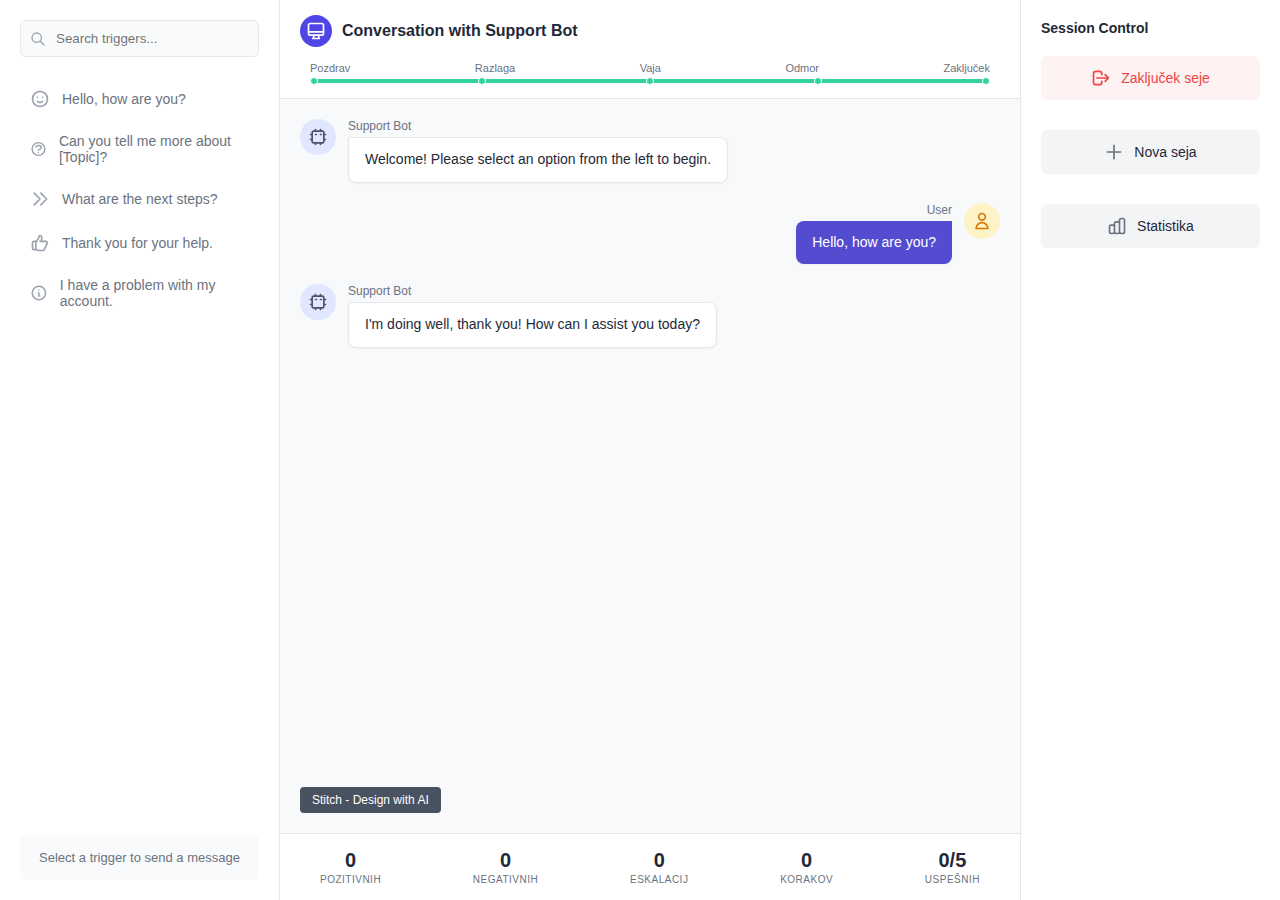
<file: new_chat_layout.html>
<!DOCTYPE html>
<html lang="sl">
<head>
    <meta charset="UTF-8">
    <meta name="viewport" content="width=device-width, initial-scale=1.0">
    <title>Conversation with Support Bot</title>
    <style>
        /* OSNOVNE NASTAVITVE */
        :root {
            --bg-body: #ffffff;
            --bg-sidebar: #ffffff;
            --bg-chat: #f8f9fb;
            --border-color: #e5e7eb;
            --primary-blue: #4f46e5; /* Barva za uporabnikov balonček */
            --primary-green: #34d399; /* Barva za progress bar */
            --text-dark: #1f2937;
            --text-gray: #6b7280;
            --danger-bg: #fef2f2;
            --danger-text: #ef4444;
            --btn-gray-bg: #f3f4f6;
        }

        * {
            box-sizing: border-box;
            margin: 0;
            padding: 0;
            font-family: -apple-system, BlinkMacSystemFont, "Segoe UI", Roboto, Helvetica, Arial, sans-serif;
        }

        body {
            height: 100vh;
            display: flex;
            overflow: hidden;
            background-color: var(--bg-body);
        }

        /* ICONS SETUP */
        svg {
            width: 20px;
            height: 20px;
            fill: currentColor;
        }

        /* 1. LEVI STOLPEC (Sidebar Left) */
        .sidebar-left {
            width: 280px;
            border-right: 1px solid var(--border-color);
            display: flex;
            flex-direction: column;
            padding: 20px;
            background: white;
        }

        .search-box {
            position: relative;
            margin-bottom: 20px;
        }

        .search-box input {
            width: 100%;
            padding: 10px 10px 10px 35px;
            border: 1px solid var(--border-color);
            border-radius: 6px;
            background-color: #f9fafb;
            color: var(--text-dark);
            outline: none;
        }

        .search-box svg {
            position: absolute;
            left: 10px;
            top: 50%;
            transform: translateY(-50%);
            color: #9ca3af;
            width: 16px;
            height: 16px;
        }

        .trigger-list {
            list-style: none;
            flex: 1;
        }

        .trigger-item {
            display: flex;
            align-items: center;
            gap: 12px;
            padding: 12px 10px;
            color: var(--text-gray);
            cursor: pointer;
            border-radius: 6px;
            font-size: 14px;
            transition: background 0.2s;
        }

        .trigger-item:hover {
            background-color: #f3f4f6;
        }

        .trigger-item svg {
            color: #9ca3af;
        }

        .sidebar-left-footer {
            margin-top: auto;
            padding: 15px;
            background-color: #f9fafb;
            border-radius: 6px;
            text-align: center;
            color: var(--text-gray);
            font-size: 13px;
        }

        /* 2. SREDINSKI STOLPEC (Main Chat) */
        .main-content {
            flex: 1;
            display: flex;
            flex-direction: column;
            background-color: var(--bg-chat);
        }

        /* Header */
        .chat-header {
            background: white;
            padding: 15px 20px;
            border-bottom: 1px solid var(--border-color);
            display: flex;
            flex-direction: column;
            gap: 15px;
        }

        .header-top {
            display: flex;
            align-items: center;
            gap: 10px;
        }

        .header-icon {
            background: #4f46e5;
            width: 32px;
            height: 32px;
            border-radius: 50%;
            display: flex;
            align-items: center;
            justify-content: center;
            color: white;
        }

        .header-title {
            font-weight: 600;
            font-size: 16px;
            color: var(--text-dark);
        }

        /* Progress Bar */
        .progress-container {
            position: relative;
            padding: 0 10px;
        }

        .progress-labels {
            display: flex;
            justify-content: space-between;
            font-size: 11px;
            color: #6b7280;
            margin-bottom: 5px;
        }

        .progress-bar-bg {
            height: 4px;
            background-color: #e5e7eb;
            border-radius: 2px;
            position: relative;
            display: flex;
            align-items: center;
            justify-content: space-between;
        }

        .progress-bar-fill {
            position: absolute;
            left: 0;
            top: 0;
            height: 100%;
            width: 100%; /* Full width as per image */
            background-color: var(--primary-green);
            border-radius: 2px;
        }

        .progress-dot {
            width: 8px;
            height: 8px;
            background-color: var(--primary-green);
            border-radius: 50%;
            border: 1px solid white;
            z-index: 2;
        }

        /* Chat Area */
        .chat-area {
            flex: 1;
            padding: 20px;
            overflow-y: auto;
            display: flex;
            flex-direction: column;
            gap: 20px;
            position: relative;
        }

        .message-row {
            display: flex;
            align-items: flex-start;
            gap: 12px;
            max-width: 80%;
        }

        .message-row.bot {
            align-self: flex-start;
        }

        .message-row.user {
            align-self: flex-end;
            flex-direction: row-reverse;
        }

        .avatar {
            width: 36px;
            height: 36px;
            border-radius: 50%;
            display: flex;
            align-items: center;
            justify-content: center;
            flex-shrink: 0;
        }
        
        .avatar img {
            width: 100%;
            height: 100%;
            border-radius: 50%;
            object-fit: cover;
        }

        /* Placeholder for avatars using CSS if no image */
        .avatar.bot-av { background: #e0e7ff; }
        .avatar.user-av { background: #fef3c7; }

        .message-content {
            display: flex;
            flex-direction: column;
            gap: 4px;
        }

        .sender-name {
            font-size: 12px;
            color: var(--text-gray);
        }
        
        .message-row.user .sender-name {
            text-align: right;
        }

        .bubble {
            padding: 12px 16px;
            border-radius: 8px;
            font-size: 14px;
            line-height: 1.4;
            box-shadow: 0 1px 2px rgba(0,0,0,0.05);
        }

        .bot .bubble {
            background-color: white;
            border: 1px solid var(--border-color);
            color: var(--text-dark);
            border-top-left-radius: 0;
        }

        .user .bubble {
            background-color: #544CD0; /* Purple/Blue from image */
            color: white;
            border-top-right-radius: 0;
        }

        /* Floating Badge */
        .stitch-badge {
            position: absolute;
            bottom: 20px;
            left: 20px;
            background-color: #374151;
            color: white;
            padding: 6px 12px;
            border-radius: 4px;
            font-size: 12px;
            opacity: 0.9;
            pointer-events: none;
        }

        /* Footer Stats */
        .stats-footer {
            background: white;
            border-top: 1px solid var(--border-color);
            display: flex;
            justify-content: space-between;
            padding: 15px 40px;
        }

        .stat-box {
            text-align: center;
            display: flex;
            flex-direction: column;
        }

        .stat-number {
            font-size: 20px;
            font-weight: 600;
            color: var(--text-dark);
        }

        .stat-label {
            font-size: 10px;
            text-transform: uppercase;
            color: var(--text-gray);
            letter-spacing: 0.5px;
            margin-top: 2px;
        }

        /* 3. DESNI STOLPEC (Session Control) */
        .sidebar-right {
            width: 260px;
            border-left: 1px solid var(--border-color);
            background: white;
            padding: 20px;
            display: flex;
            flex-direction: column;
            gap: 20px;
        }

        .sidebar-title {
            font-size: 14px;
            font-weight: 600;
            color: var(--text-dark);
        }

        .control-btn {
            display: flex;
            align-items: center;
            justify-content: center;
            gap: 10px;
            width: 100%;
            padding: 12px;
            border: none;
            border-radius: 6px;
            font-size: 14px;
            font-weight: 500;
            cursor: pointer;
            margin-bottom: 10px;
        }

        .btn-end {
            background-color: var(--danger-bg);
            color: var(--danger-text);
        }
        
        .btn-end svg {
            color: var(--danger-text);
        }

        .btn-normal {
            background-color: var(--btn-gray-bg);
            color: var(--text-dark);
        }
        
        .btn-normal svg {
            color: #6b7280;
        }

    </style>
</head>
<body>

    <!-- LEVI STOLPEC -->
    <aside class="sidebar-left">
        <div class="search-box">
            <svg viewBox="0 0 24 24"><path d="M21 21l-6-6m2-5a7 7 0 11-14 0 7 7 0 0114 0z" stroke="currentColor" stroke-width="2" fill="none" stroke-linecap="round" stroke-linejoin="round"/></svg>
            <input type="text" placeholder="Search triggers...">
        </div>

        <ul class="trigger-list">
            <li class="trigger-item">
                <svg viewBox="0 0 24 24"><path d="M14.828 14.828a4 4 0 01-5.656 0M9 10h.01M15 10h.01M21 12a9 9 0 11-18 0 9 9 0 0118 0z" stroke="currentColor" stroke-width="2" fill="none" stroke-linecap="round" stroke-linejoin="round"/></svg>
                Hello, how are you?
            </li>
            <li class="trigger-item">
                <svg viewBox="0 0 24 24"><path d="M8.228 9c.549-1.165 2.03-2 3.772-2 2.21 0 4 1.343 4 3 0 1.4-1.278 2.575-3.006 2.907-.542.104-.994.54-.994 1.093m0 3h.01M21 12a9 9 0 11-18 0 9 9 0 0118 0z" stroke="currentColor" stroke-width="2" fill="none" stroke-linecap="round" stroke-linejoin="round"/></svg>
                Can you tell me more about [Topic]?
            </li>
            <li class="trigger-item">
                <svg viewBox="0 0 24 24"><path d="M13 5l7 7-7 7M5 5l7 7-7 7" stroke="currentColor" stroke-width="2" fill="none" stroke-linecap="round" stroke-linejoin="round"/></svg>
                What are the next steps?
            </li>
            <li class="trigger-item">
                <svg viewBox="0 0 24 24"><path d="M14 10h4.764a2 2 0 011.789 2.894l-3.5 7A2 2 0 0115.263 21h-4.017c-.163 0-.326-.02-.485-.06L7 20m7-10V5a2 2 0 00-2-2h-.095c-.5 0-.905.405-.905.905 0 .714-.211 1.412-.608 2.006L7 11v9m7-10h-2M7 20H5a2 2 0 01-2-2v-6a2 2 0 012-2h2.5" stroke="currentColor" stroke-width="2" fill="none" stroke-linecap="round" stroke-linejoin="round"/></svg>
                Thank you for your help.
            </li>
            <li class="trigger-item">
                <svg viewBox="0 0 24 24"><path d="M13 16h-1v-4h-1m1-4h.01M21 12a9 9 0 11-18 0 9 9 0 0118 0z" stroke="currentColor" stroke-width="2" fill="none" stroke-linecap="round" stroke-linejoin="round"/></svg>
                I have a problem with my account.
            </li>
        </ul>

        <div class="sidebar-left-footer">
            Select a trigger to send a message
        </div>
    </aside>

    <!-- SREDINSKI STOLPEC (CHAT) -->
    <main class="main-content">
        <header class="chat-header">
            <div class="header-top">
                <div class="header-icon">
                    <svg viewBox="0 0 24 24" style="width:20px;height:20px;"><path d="M9.75 17L9 20l-1 1h8l-1-1 .75-3M3 13h18M5 17h14a2 2 0 002-2V5a2 2 0 00-2-2H5a2 2 0 00-2 2v10a2 2 0 002 2z" stroke="currentColor" stroke-width="2" fill="none" stroke-linecap="round" stroke-linejoin="round"/></svg>
                </div>
                <div class="header-title">Conversation with Support Bot</div>
            </div>

            <!-- Progress Bar -->
            <div class="progress-container">
                <div class="progress-labels">
                    <span>Pozdrav</span>
                    <span>Razlaga</span>
                    <span>Vaja</span>
                    <span>Odmor</span>
                    <span>Zaključek</span>
                </div>
                <div class="progress-bar-bg">
                    <div class="progress-bar-fill"></div>
                    <div class="progress-dot"></div>
                    <div class="progress-dot"></div>
                    <div class="progress-dot"></div>
                    <div class="progress-dot"></div>
                    <div class="progress-dot"></div>
                </div>
            </div>
        </header>

        <div class="chat-area">
            <!-- Bot Message 1 -->
            <div class="message-row bot">
                <div class="avatar bot-av">
                    <!-- Robot Icon SVG -->
                    <svg viewBox="0 0 24 24" style="color:#4b5563;"><path d="M9 3v2m6-2v2M9 19v2m6-2v2M5 9H3m2 6H3m18-6h-2m2 6h-2M7 19h10a2 2 0 002-2V7a2 2 0 00-2-2H7a2 2 0 00-2 2v10a2 2 0 002 2zM9 9h1m5 0h1" stroke="currentColor" stroke-width="2" fill="none" stroke-linecap="round" stroke-linejoin="round"/></svg>
                </div>
                <div class="message-content">
                    <div class="sender-name">Support Bot</div>
                    <div class="bubble">
                        Welcome! Please select an option from the left to begin.
                    </div>
                </div>
            </div>

            <!-- User Message -->
            <div class="message-row user">
                <div class="avatar user-av">
                     <!-- User Icon SVG -->
                    <svg viewBox="0 0 24 24" style="color:#d97706;"><path d="M16 7a4 4 0 11-8 0 4 4 0 018 0zM12 14a7 7 0 00-7 7h14a7 7 0 00-7-7z" stroke="currentColor" stroke-width="2" fill="none" stroke-linecap="round" stroke-linejoin="round"/></svg>
                </div>
                <div class="message-content">
                    <div class="sender-name">User</div>
                    <div class="bubble">
                        Hello, how are you?
                    </div>
                </div>
            </div>

            <!-- Bot Message 2 -->
            <div class="message-row bot">
                <div class="avatar bot-av">
                    <svg viewBox="0 0 24 24" style="color:#4b5563;"><path d="M9 3v2m6-2v2M9 19v2m6-2v2M5 9H3m2 6H3m18-6h-2m2 6h-2M7 19h10a2 2 0 002-2V7a2 2 0 00-2-2H7a2 2 0 00-2 2v10a2 2 0 002 2zM9 9h1m5 0h1" stroke="currentColor" stroke-width="2" fill="none" stroke-linecap="round" stroke-linejoin="round"/></svg>
                </div>
                <div class="message-content">
                    <div class="sender-name">Support Bot</div>
                    <div class="bubble">
                        I'm doing well, thank you! How can I assist you today?
                    </div>
                </div>
            </div>

            <div class="stitch-badge">
                Stitch - Design with AI
            </div>
        </div>

        <footer class="stats-footer">
            <div class="stat-box">
                <span class="stat-number">0</span>
                <span class="stat-label">Pozitivnih</span>
            </div>
            <div class="stat-box">
                <span class="stat-number">0</span>
                <span class="stat-label">Negativnih</span>
            </div>
            <div class="stat-box">
                <span class="stat-number">0</span>
                <span class="stat-label">Eskalacij</span>
            </div>
            <div class="stat-box">
                <span class="stat-number">0</span>
                <span class="stat-label">Korakov</span>
            </div>
            <div class="stat-box">
                <span class="stat-number">0/5</span>
                <span class="stat-label">Uspešnih</span>
            </div>
        </footer>
    </main>

    <!-- DESNI STOLPEC -->
    <aside class="sidebar-right">
        <h3 class="sidebar-title">Session Control</h3>

        <button class="control-btn btn-end">
            <svg viewBox="0 0 24 24"><path d="M17 16l4-4m0 0l-4-4m4 4H7m6 4v1a3 3 0 01-3 3H6a3 3 0 01-3-3V7a3 3 0 013-3h4a3 3 0 013 3v1" stroke="currentColor" stroke-width="2" fill="none" stroke-linecap="round" stroke-linejoin="round"/></svg>
            Zaključek seje
        </button>

        <button class="control-btn btn-normal">
            <svg viewBox="0 0 24 24"><path d="M12 4v16m8-8H4" stroke="currentColor" stroke-width="2" fill="none" stroke-linecap="round" stroke-linejoin="round"/></svg>
            Nova seja
        </button>

        <button class="control-btn btn-normal">
            <svg viewBox="0 0 24 24"><path d="M9 19v-6a2 2 0 00-2-2H5a2 2 0 00-2 2v6a2 2 0 002 2h2a2 2 0 002-2zm0 0V9a2 2 0 012-2h2a2 2 0 012 2v10m-6 0a2 2 0 002 2h2a2 2 0 002-2m0 0V5a2 2 0 012-2h2a2 2 0 012 2v14a2 2 0 01-2 2h-2a2 2 0 01-2-2z" stroke="currentColor" stroke-width="2" fill="none" stroke-linecap="round" stroke-linejoin="round"/></svg>
            Statistika
        </button>
    </aside>

</body>
</html>
</file>
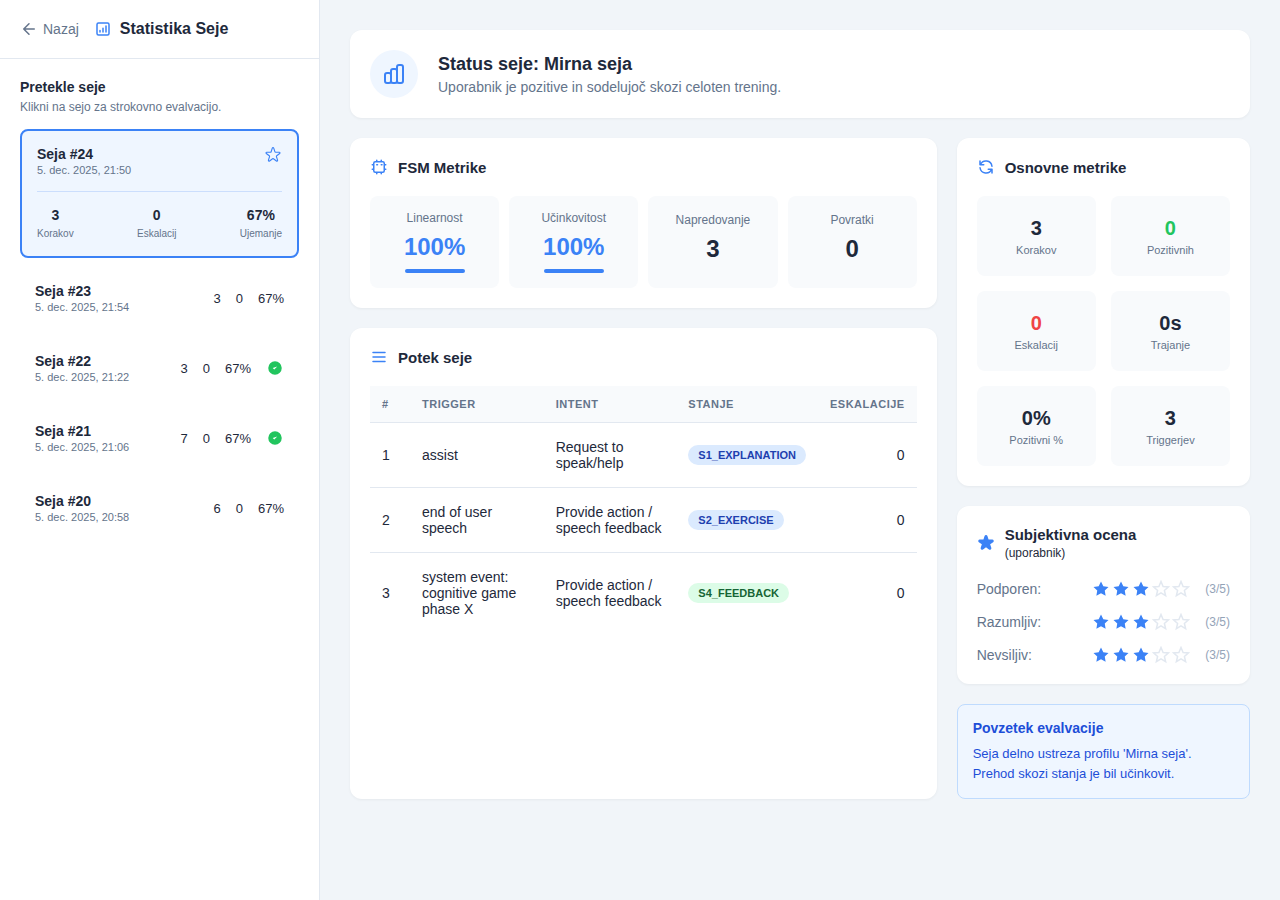
<file: new_statistic_layout.html>
<!DOCTYPE html>
<html lang="sl">
<head>
    <meta charset="UTF-8">
    <meta name="viewport" content="width=device-width, initial-scale=1.0">
    <title>Statistika Seje</title>
    <style>
        /* --- OSNOVNE NASTAVITVE --- */
        :root {
            --bg-body: #F1F5F9; /* Svetlo sivo-modro ozadje */
            --bg-white: #ffffff;
            --primary-blue: #3B82F6;
            --primary-blue-light: #EFF6FF;
            --primary-blue-text: #1D4ED8;
            --text-dark: #1E293B;
            --text-gray: #64748B;
            --border-color: #E2E8F0;
            --success-green: #22C55E;
            --tag-bg-blue: #DBEAFE;
            --tag-text-blue: #1E40AF;
            --tag-bg-green: #DCFCE7;
            --tag-text-green: #166534;
        }

        * {
            box-sizing: border-box;
            margin: 0;
            padding: 0;
            font-family: -apple-system, BlinkMacSystemFont, "Segoe UI", Roboto, Helvetica, Arial, sans-serif;
        }

        body {
            height: 100vh;
            display: flex;
            background-color: var(--bg-body);
            color: var(--text-dark);
            overflow: hidden; /* Prepreči dvojni scrollbar */
        }

        /* --- ICONS --- */
        svg {
            width: 18px;
            height: 18px;
            fill: currentColor;
        }

        /* --- 1. LEVI STOLPEC (SIDEBAR) --- */
        .sidebar {
            width: 320px;
            background-color: var(--bg-white);
            border-right: 1px solid var(--border-color);
            display: flex;
            flex-direction: column;
            overflow-y: auto;
            flex-shrink: 0;
        }

        .sidebar-header {
            padding: 20px;
            border-bottom: 1px solid var(--border-color);
            display: flex;
            align-items: center;
            gap: 15px;
        }

        .back-btn {
            display: flex;
            align-items: center;
            gap: 5px;
            color: var(--text-gray);
            cursor: pointer;
            font-weight: 500;
            font-size: 14px;
        }

        .page-title-main {
            display: flex;
            align-items: center;
            gap: 8px;
            font-weight: 700;
            font-size: 16px;
        }

        .sidebar-section {
            padding: 20px;
        }

        .section-title {
            font-weight: 600;
            font-size: 14px;
            margin-bottom: 5px;
        }

        .section-subtitle {
            font-size: 12px;
            color: var(--text-gray);
            margin-bottom: 15px;
        }

        .session-list {
            display: flex;
            flex-direction: column;
            gap: 10px;
        }

        .session-item {
            padding: 15px;
            border-radius: 8px;
            cursor: pointer;
            transition: background 0.2s;
        }

        .session-item:hover {
            background-color: #f8fafc;
        }

        /* Selected Session Style */
        .session-item.active {
            background-color: var(--primary-blue-light);
            border: 2px solid var(--primary-blue);
        }

        .session-header {
            display: flex;
            justify-content: space-between;
            align-items: flex-start;
            margin-bottom: 5px;
        }

        .session-name {
            font-weight: 600;
            font-size: 14px;
        }

        .session-date {
            font-size: 11px;
            color: var(--text-gray);
            margin-top: 2px;
        }

        .session-stats-grid {
            display: flex;
            justify-content: space-between;
            margin-top: 15px;
            padding-top: 15px;
            border-top: 1px solid rgba(59, 130, 246, 0.2);
        }

        .mini-stat {
            text-align: center;
        }

        .mini-stat-val {
            font-weight: 700;
            font-size: 14px;
            display: block;
        }

        .mini-stat-label {
            font-size: 10px;
            color: var(--text-gray);
        }

        /* Standard (non-active) session row */
        .session-row-simple {
            display: flex;
            justify-content: space-between;
            align-items: center;
        }
        
        .session-info {
            display: flex;
            flex-direction: column;
        }
        
        .session-metrics {
            display: flex;
            gap: 15px;
            font-size: 13px;
            font-weight: 500;
            align-items: center;
        }

        .check-icon {
            color: var(--success-green);
        }

        /* --- 2. GLAVNA VSEBINA (MAIN CONTENT) --- */
        .main-content {
            flex: 1;
            padding: 30px;
            overflow-y: auto;
            display: grid;
            grid-template-columns: 2fr 1fr; /* Levo širše, desno ožje */
            grid-template-rows: auto auto 1fr; /* Vrstice */
            gap: 20px;
        }

        /* TOP CARD (Status) - Spans full width */
        .status-card {
            grid-column: 1 / -1;
            background: var(--bg-white);
            border-radius: 12px;
            padding: 20px;
            display: flex;
            align-items: center;
            gap: 20px;
            box-shadow: 0 1px 3px rgba(0,0,0,0.05);
        }

        .status-icon-box {
            width: 48px;
            height: 48px;
            background-color: var(--primary-blue-light);
            color: var(--primary-blue);
            border-radius: 50%;
            display: flex;
            align-items: center;
            justify-content: center;
        }
        
        .status-icon-box svg {
            width: 24px;
            height: 24px;
        }

        .status-text h2 {
            font-size: 18px;
            font-weight: 700;
            margin-bottom: 4px;
        }

        .status-text p {
            color: var(--text-gray);
            font-size: 14px;
        }

        /* CARD STYLES GENERIC */
        .card {
            background: var(--bg-white);
            border-radius: 12px;
            padding: 20px;
            box-shadow: 0 1px 3px rgba(0,0,0,0.05);
            display: flex;
            flex-direction: column;
        }

        .card-header {
            display: flex;
            align-items: center;
            gap: 10px;
            margin-bottom: 20px;
            font-weight: 600;
            font-size: 15px;
        }

        /* FSM METRIKE (Grid of 4) */
        .fsm-grid {
            display: flex;
            gap: 10px;
        }

        .fsm-box {
            flex: 1;
            background-color: #F8FAFC;
            padding: 15px;
            border-radius: 8px;
            text-align: center;
            display: flex;
            flex-direction: column;
            align-items: center;
            justify-content: center;
        }

        .fsm-label {
            font-size: 12px;
            color: var(--text-gray);
            margin-bottom: 8px;
        }

        .fsm-value {
            font-size: 24px;
            font-weight: 700;
            color: var(--primary-blue);
            margin-bottom: 8px;
        }

        .fsm-value.black {
            color: var(--text-dark);
        }

        .progress-bar {
            width: 60px;
            height: 4px;
            background-color: #E2E8F0;
            border-radius: 2px;
            overflow: hidden;
        }

        .progress-fill {
            height: 100%;
            background-color: var(--primary-blue);
        }

        /* POTEK SEJE (Table) */
        .table-container {
            width: 100%;
            border-collapse: collapse;
            font-size: 14px;
        }

        .table-container th {
            text-align: left;
            padding: 12px;
            background-color: #F8FAFC;
            color: var(--text-gray);
            font-size: 11px;
            text-transform: uppercase;
            letter-spacing: 0.5px;
            border-bottom: 1px solid var(--border-color);
        }

        .table-container td {
            padding: 16px 12px;
            border-bottom: 1px solid var(--border-color);
            vertical-align: middle;
        }

        .table-container tr:last-child td {
            border-bottom: none;
        }

        .tag {
            display: inline-block;
            padding: 4px 10px;
            border-radius: 12px;
            font-size: 11px;
            font-weight: 600;
            text-transform: uppercase;
        }

        .tag-blue { background-color: var(--tag-bg-blue); color: var(--tag-text-blue); }
        .tag-green { background-color: var(--tag-bg-green); color: var(--tag-text-green); }

        /* OSNOVNE METRIKE (Right Side Grid) */
        .metrics-grid {
            display: grid;
            grid-template-columns: 1fr 1fr;
            gap: 15px;
        }

        .metric-box {
            background-color: #F8FAFC;
            border-radius: 8px;
            padding: 15px;
            text-align: center;
            display: flex;
            flex-direction: column;
            justify-content: center;
            min-height: 80px;
        }

        .metric-val {
            font-size: 20px;
            font-weight: 700;
            margin-bottom: 4px;
        }
        
        .metric-val.green { color: var(--success-green); }
        .metric-val.red { color: #EF4444; }

        .metric-lbl {
            font-size: 11px;
            color: var(--text-gray);
        }

        /* SUBJEKTIVNA OCENA */
        .rating-list {
            display: flex;
            flex-direction: column;
            gap: 15px;
        }

        .rating-item {
            display: flex;
            justify-content: space-between;
            align-items: center;
            font-size: 14px;
            color: var(--text-gray);
        }

        .stars {
            display: flex;
            gap: 2px;
            align-items: center;
        }

        .star-filled { color: #3B82F6; }
        .star-empty { color: #E2E8F0; }
        
        .rating-score {
            font-size: 12px;
            color: #94A3B8;
            margin-left: 8px;
            width: 30px;
            text-align: right;
        }

        /* POVZETEK EVALVACIJE (Blue Box) */
        .summary-box {
            background-color: var(--primary-blue-light);
            border: 1px solid #BFDBFE;
            border-radius: 8px;
            padding: 15px;
            margin-top: auto; /* Push to bottom if space allows */
        }

        .summary-title {
            color: var(--primary-blue-text);
            font-weight: 700;
            font-size: 14px;
            margin-bottom: 8px;
        }

        .summary-text {
            color: var(--primary-blue-text);
            font-size: 13px;
            line-height: 1.5;
        }

        /* Responsive */
        @media (max-width: 1000px) {
            .main-content {
                grid-template-columns: 1fr;
            }
        }
    </style>
</head>
<body>

    <!-- SIDEBAR -->
    <aside class="sidebar">
        <div class="sidebar-header">
            <div class="back-btn">
                <svg viewBox="0 0 24 24"><path d="M19 12H5m7 7l-7-7 7-7" stroke="currentColor" stroke-width="2" fill="none" stroke-linecap="round" stroke-linejoin="round"/></svg>
                Nazaj
            </div>
            <div class="page-title-main">
                <svg viewBox="0 0 24 24" style="color:var(--primary-blue)"><path d="M16 8v8m-4-5v5m-4-2v2m-2 4h12a2 2 0 002-2V6a2 2 0 00-2-2H6a2 2 0 00-2 2v12a2 2 0 002 2z" stroke="currentColor" stroke-width="2" fill="none" stroke-linecap="round" stroke-linejoin="round"/></svg>
                Statistika Seje
            </div>
        </div>

        <div class="sidebar-section">
            <h3 class="section-title">Pretekle seje</h3>
            <p class="section-subtitle">Klikni na sejo za strokovno evalvacijo.</p>

            <div class="session-list">
                <!-- ACTIVE SESSION -->
                <div class="session-item active">
                    <div class="session-header">
                        <div>
                            <div class="session-name">Seja #24</div>
                            <div class="session-date">5. dec. 2025, 21:50</div>
                        </div>
                        <svg viewBox="0 0 24 24" style="color:var(--primary-blue);"><path d="M11.049 2.927c.3-.921 1.603-.921 1.902 0l1.519 4.674a1 1 0 00.95.69h4.915c.969 0 1.371 1.24.588 1.81l-3.976 2.888a1 1 0 00-.363 1.118l1.518 4.674c.3.922-.755 1.688-1.538 1.118l-3.976-2.888a1 1 0 00-1.176 0l-3.976 2.888c-.783.57-1.838-.197-1.538-1.118l1.518-4.674a1 1 0 00-.363-1.118l-3.976-2.888c-.784-.57-.38-1.81.588-1.81h4.914a1 1 0 00.951-.69l1.519-4.674z" stroke="currentColor" stroke-width="1.5" fill="none"/></svg>
                    </div>
                    <div class="session-stats-grid">
                        <div class="mini-stat">
                            <span class="mini-stat-val">3</span>
                            <span class="mini-stat-label">Korakov</span>
                        </div>
                        <div class="mini-stat">
                            <span class="mini-stat-val">0</span>
                            <span class="mini-stat-label">Eskalacij</span>
                        </div>
                        <div class="mini-stat">
                            <span class="mini-stat-val">67%</span>
                            <span class="mini-stat-label">Ujemanje</span>
                        </div>
                    </div>
                </div>

                <!-- OTHER SESSIONS -->
                <div class="session-item">
                    <div class="session-row-simple">
                        <div class="session-info">
                            <span class="session-name">Seja #23</span>
                            <span class="session-date">5. dec. 2025, 21:54</span>
                        </div>
                        <div class="session-metrics">
                            <span>3</span>
                            <span>0</span>
                            <span>67%</span>
                        </div>
                    </div>
                </div>

                <div class="session-item">
                    <div class="session-row-simple">
                        <div class="session-info">
                            <span class="session-name">Seja #22</span>
                            <span class="session-date">5. dec. 2025, 21:22</span>
                        </div>
                        <div class="session-metrics">
                            <span>3</span>
                            <span>0</span>
                            <span>67%</span>
                            <svg class="check-icon" viewBox="0 0 24 24"><path d="M9 12l2 2 4-4m6 2a9 9 0 11-18 0 9 9 0 0118 0z" fill="currentColor"/></svg>
                        </div>
                    </div>
                </div>

                <div class="session-item">
                    <div class="session-row-simple">
                        <div class="session-info">
                            <span class="session-name">Seja #21</span>
                            <span class="session-date">5. dec. 2025, 21:06</span>
                        </div>
                        <div class="session-metrics">
                            <span>7</span>
                            <span>0</span>
                            <span>67%</span>
                            <svg class="check-icon" viewBox="0 0 24 24"><path d="M9 12l2 2 4-4m6 2a9 9 0 11-18 0 9 9 0 0118 0z" fill="currentColor"/></svg>
                        </div>
                    </div>
                </div>

                <div class="session-item">
                    <div class="session-row-simple">
                        <div class="session-info">
                            <span class="session-name">Seja #20</span>
                            <span class="session-date">5. dec. 2025, 20:58</span>
                        </div>
                        <div class="session-metrics">
                            <span>6</span>
                            <span>0</span>
                            <span>67%</span>
                        </div>
                    </div>
                </div>
            </div>
        </div>
    </aside>

    <!-- MAIN CONTENT -->
    <main class="main-content">
        
        <!-- STATUS CARD -->
        <div class="status-card">
            <div class="status-icon-box">
                <svg viewBox="0 0 24 24"><path d="M9 19v-6a2 2 0 00-2-2H5a2 2 0 00-2 2v6a2 2 0 002 2h2a2 2 0 002-2zm0 0V9a2 2 0 012-2h2a2 2 0 012 2v10m-6 0a2 2 0 002 2h2a2 2 0 002-2m0 0V5a2 2 0 012-2h2a2 2 0 012 2v14a2 2 0 01-2 2h-2a2 2 0 01-2-2z" stroke="currentColor" stroke-width="2" fill="none" stroke-linecap="round" stroke-linejoin="round"/></svg>
            </div>
            <div class="status-text">
                <h2>Status seje: Mirna seja</h2>
                <p>Uporabnik je pozitive in sodelujoč skozi celoten trening.</p>
            </div>
        </div>

        <!-- LEFT COLUMN -->
        <div style="display:flex; flex-direction:column; gap:20px;">
            
            <!-- FSM METRIKE -->
            <div class="card">
                <div class="card-header">
                    <svg style="color:var(--primary-blue)" viewBox="0 0 24 24"><path d="M9 3v2m6-2v2M9 19v2m6-2v2M5 9H3m2 6H3m18-6h-2m2 6h-2M7 19h10a2 2 0 002-2V7a2 2 0 00-2-2H7a2 2 0 00-2 2v10a2 2 0 002 2zM9 9h1m5 0h1" stroke="currentColor" stroke-width="2" fill="none" stroke-linecap="round" stroke-linejoin="round"/></svg>
                    FSM Metrike
                </div>
                <div class="fsm-grid">
                    <div class="fsm-box">
                        <span class="fsm-label">Linearnost</span>
                        <span class="fsm-value">100%</span>
                        <div class="progress-bar"><div class="progress-fill" style="width:100%"></div></div>
                    </div>
                    <div class="fsm-box">
                        <span class="fsm-label">Učinkovitost</span>
                        <span class="fsm-value">100%</span>
                        <div class="progress-bar"><div class="progress-fill" style="width:100%"></div></div>
                    </div>
                    <div class="fsm-box">
                        <span class="fsm-label">Napredovanje</span>
                        <span class="fsm-value black">3</span>
                    </div>
                    <div class="fsm-box">
                        <span class="fsm-label">Povratki</span>
                        <span class="fsm-value black">0</span>
                    </div>
                </div>
            </div>

            <!-- POTEK SEJE TABLE -->
            <div class="card" style="flex:1;">
                <div class="card-header">
                    <svg style="color:var(--primary-blue)" viewBox="0 0 24 24"><path d="M4 6h16M4 12h16M4 18h16" stroke="currentColor" stroke-width="2" fill="none" stroke-linecap="round" stroke-linejoin="round"/></svg>
                    Potek seje
                </div>
                <table class="table-container">
                    <thead>
                        <tr>
                            <th style="width:40px;">#</th>
                            <th>Trigger</th>
                            <th>Intent</th>
                            <th>Stanje</th>
                            <th style="text-align:right;">Eskalacije</th>
                        </tr>
                    </thead>
                    <tbody>
                        <tr>
                            <td>1</td>
                            <td>assist</td>
                            <td>Request to speak/help</td>
                            <td><span class="tag tag-blue">S1_EXPLANATION</span></td>
                            <td style="text-align:right;">0</td>
                        </tr>
                        <tr>
                            <td>2</td>
                            <td>end of user speech</td>
                            <td>Provide action / speech feedback</td>
                            <td><span class="tag tag-blue">S2_EXERCISE</span></td>
                            <td style="text-align:right;">0</td>
                        </tr>
                        <tr>
                            <td>3</td>
                            <td>system event: cognitive game phase X</td>
                            <td>Provide action / speech feedback</td>
                            <td><span class="tag tag-green">S4_FEEDBACK</span></td>
                            <td style="text-align:right;">0</td>
                        </tr>
                    </tbody>
                </table>
            </div>

        </div>

        <!-- RIGHT COLUMN -->
        <div style="display:flex; flex-direction:column; gap:20px;">
            
            <!-- OSNOVNE METRIKE -->
            <div class="card">
                <div class="card-header">
                    <svg style="color:var(--primary-blue)" viewBox="0 0 24 24"><path d="M4 4v5h.582m15.356 2A8.001 8.001 0 004.582 9m0 0H9m11 11v-5h-.581m0 0a8.003 8.003 0 01-15.357-2m15.357 2H15" stroke="currentColor" stroke-width="2" fill="none" stroke-linecap="round" stroke-linejoin="round"/></svg>
                    Osnovne metrike
                </div>
                <div class="metrics-grid">
                    <div class="metric-box">
                        <span class="metric-val">3</span>
                        <span class="metric-lbl">Korakov</span>
                    </div>
                    <div class="metric-box">
                        <span class="metric-val green">0</span>
                        <span class="metric-lbl">Pozitivnih</span>
                    </div>
                    <div class="metric-box">
                        <span class="metric-val red">0</span>
                        <span class="metric-lbl">Eskalacij</span>
                    </div>
                    <div class="metric-box">
                        <span class="metric-val">0s</span>
                        <span class="metric-lbl">Trajanje</span>
                    </div>
                    <div class="metric-box">
                        <span class="metric-val">0%</span>
                        <span class="metric-lbl">Pozitivni %</span>
                    </div>
                    <div class="metric-box">
                        <span class="metric-val">3</span>
                        <span class="metric-lbl">Triggerjev</span>
                    </div>
                </div>
            </div>

            <!-- SUBJEKTIVNA OCENA -->
            <div class="card">
                <div class="card-header">
                    <svg style="color:var(--primary-blue)" viewBox="0 0 24 24"><path d="M11.049 2.927c.3-.921 1.603-.921 1.902 0l1.519 4.674a1 1 0 00.95.69h4.915c.969 0 1.371 1.24.588 1.81l-3.976 2.888a1 1 0 00-.363 1.118l1.518 4.674c.3.922-.755 1.688-1.538 1.118l-3.976-2.888a1 1 0 00-1.176 0l-3.976 2.888c-.783.57-1.838-.197-1.538-1.118l1.518-4.674a1 1 0 00-.363-1.118l-3.976-2.888c-.784-.57-.38-1.81.588-1.81h4.914a1 1 0 00.951-.69l1.519-4.674z" stroke="currentColor" stroke-width="2" fill="currentColor"/></svg>
                    <div>Subjektivna ocena<br><span style="font-weight:400; font-size:12px;">(uporabnik)</span></div>
                </div>
                <div class="rating-list">
                    <div class="rating-item">
                        <span>Podporen:</span>
                        <div class="stars">
                            <svg class="star-filled" viewBox="0 0 24 24"><path d="M12 2l3.09 6.26L22 9.27l-5 4.87 1.18 6.88L12 17.77l-6.18 3.25L7 14.14 2 9.27l6.91-1.01L12 2z" fill="currentColor"/></svg>
                            <svg class="star-filled" viewBox="0 0 24 24"><path d="M12 2l3.09 6.26L22 9.27l-5 4.87 1.18 6.88L12 17.77l-6.18 3.25L7 14.14 2 9.27l6.91-1.01L12 2z" fill="currentColor"/></svg>
                            <svg class="star-filled" viewBox="0 0 24 24"><path d="M12 2l3.09 6.26L22 9.27l-5 4.87 1.18 6.88L12 17.77l-6.18 3.25L7 14.14 2 9.27l6.91-1.01L12 2z" fill="currentColor"/></svg>
                            <svg class="star-empty" viewBox="0 0 24 24"><path d="M12 17.27L18.18 21l-1.64-7.03L22 9.24l-7.19-.61L12 2 9.19 8.63 2 9.24l5.46 4.73L5.82 21z" fill="none" stroke="currentColor" stroke-width="2"/></svg>
                            <svg class="star-empty" viewBox="0 0 24 24"><path d="M12 17.27L18.18 21l-1.64-7.03L22 9.24l-7.19-.61L12 2 9.19 8.63 2 9.24l5.46 4.73L5.82 21z" fill="none" stroke="currentColor" stroke-width="2"/></svg>
                            <span class="rating-score">(3/5)</span>
                        </div>
                    </div>
                    <div class="rating-item">
                        <span>Razumljiv:</span>
                        <div class="stars">
                            <svg class="star-filled" viewBox="0 0 24 24"><path d="M12 2l3.09 6.26L22 9.27l-5 4.87 1.18 6.88L12 17.77l-6.18 3.25L7 14.14 2 9.27l6.91-1.01L12 2z" fill="currentColor"/></svg>
                            <svg class="star-filled" viewBox="0 0 24 24"><path d="M12 2l3.09 6.26L22 9.27l-5 4.87 1.18 6.88L12 17.77l-6.18 3.25L7 14.14 2 9.27l6.91-1.01L12 2z" fill="currentColor"/></svg>
                            <svg class="star-filled" viewBox="0 0 24 24"><path d="M12 2l3.09 6.26L22 9.27l-5 4.87 1.18 6.88L12 17.77l-6.18 3.25L7 14.14 2 9.27l6.91-1.01L12 2z" fill="currentColor"/></svg>
                            <svg class="star-empty" viewBox="0 0 24 24"><path d="M12 17.27L18.18 21l-1.64-7.03L22 9.24l-7.19-.61L12 2 9.19 8.63 2 9.24l5.46 4.73L5.82 21z" fill="none" stroke="currentColor" stroke-width="2"/></svg>
                            <svg class="star-empty" viewBox="0 0 24 24"><path d="M12 17.27L18.18 21l-1.64-7.03L22 9.24l-7.19-.61L12 2 9.19 8.63 2 9.24l5.46 4.73L5.82 21z" fill="none" stroke="currentColor" stroke-width="2"/></svg>
                            <span class="rating-score">(3/5)</span>
                        </div>
                    </div>
                    <div class="rating-item">
                        <span>Nevsiljiv:</span>
                        <div class="stars">
                            <svg class="star-filled" viewBox="0 0 24 24"><path d="M12 2l3.09 6.26L22 9.27l-5 4.87 1.18 6.88L12 17.77l-6.18 3.25L7 14.14 2 9.27l6.91-1.01L12 2z" fill="currentColor"/></svg>
                            <svg class="star-filled" viewBox="0 0 24 24"><path d="M12 2l3.09 6.26L22 9.27l-5 4.87 1.18 6.88L12 17.77l-6.18 3.25L7 14.14 2 9.27l6.91-1.01L12 2z" fill="currentColor"/></svg>
                            <svg class="star-filled" viewBox="0 0 24 24"><path d="M12 2l3.09 6.26L22 9.27l-5 4.87 1.18 6.88L12 17.77l-6.18 3.25L7 14.14 2 9.27l6.91-1.01L12 2z" fill="currentColor"/></svg>
                            <svg class="star-empty" viewBox="0 0 24 24"><path d="M12 17.27L18.18 21l-1.64-7.03L22 9.24l-7.19-.61L12 2 9.19 8.63 2 9.24l5.46 4.73L5.82 21z" fill="none" stroke="currentColor" stroke-width="2"/></svg>
                            <svg class="star-empty" viewBox="0 0 24 24"><path d="M12 17.27L18.18 21l-1.64-7.03L22 9.24l-7.19-.61L12 2 9.19 8.63 2 9.24l5.46 4.73L5.82 21z" fill="none" stroke="currentColor" stroke-width="2"/></svg>
                            <span class="rating-score">(3/5)</span>
                        </div>
                    </div>
                </div>
            </div>

            <!-- POVZETEK -->
            <div class="summary-box">
                <div class="summary-title">Povzetek evalvacije</div>
                <div class="summary-text">
                    Seja delno ustreza profilu 'Mirna seja'. Prehod skozi stanja je bil učinkovit.
                </div>
            </div>
            
        </div>

    </main>

</body>
</html>
</file>
